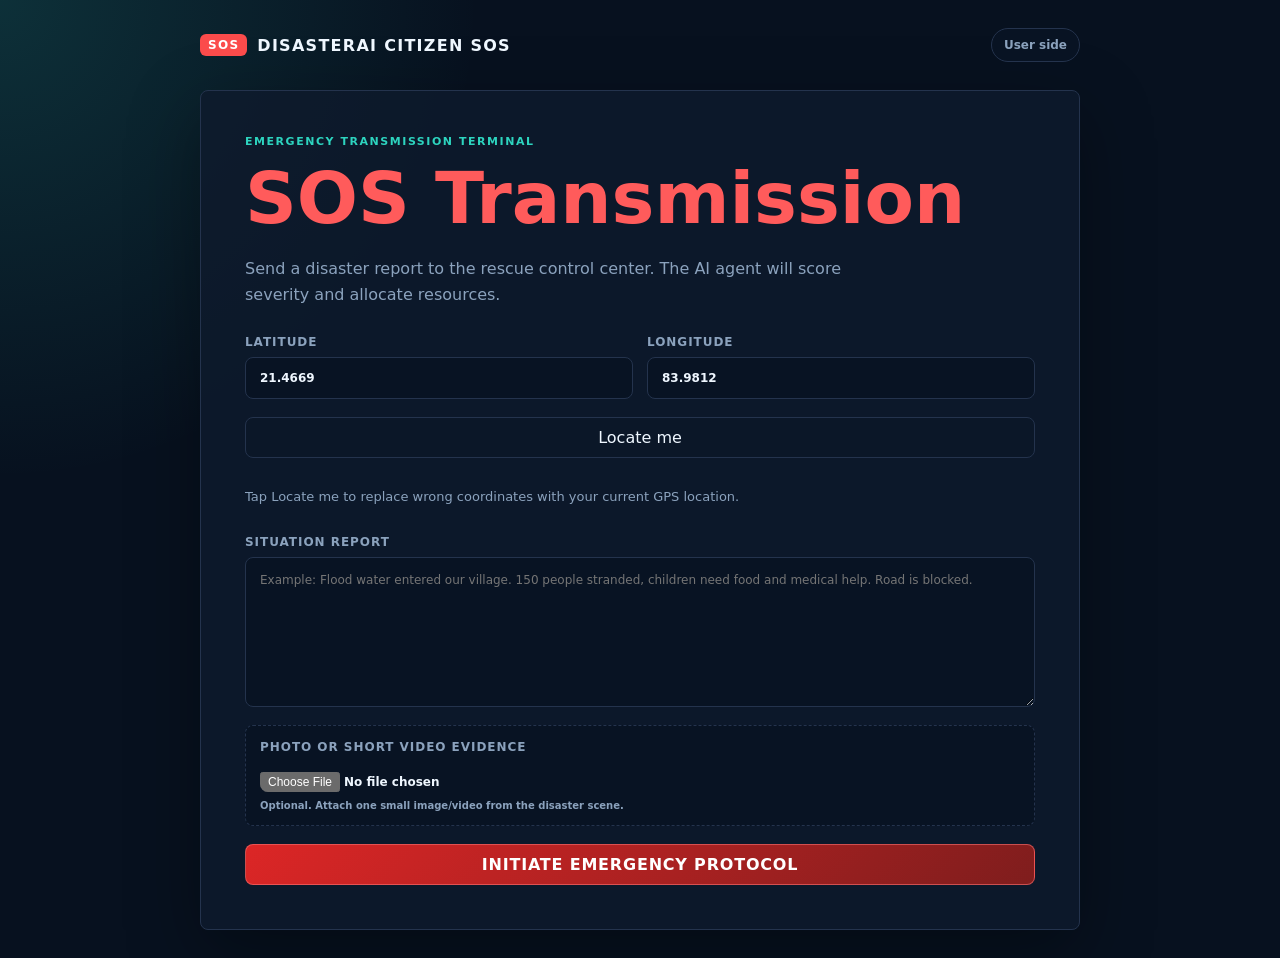
<file: static/index.html>
<!DOCTYPE html>
<html lang="en">
<head>
  <meta charset="UTF-8">
  <meta name="viewport" content="width=device-width, initial-scale=1.0">
  <title>DisasterAI SOS App</title>
  <link rel="stylesheet" href="/static/styles.css">
</head>
<body class="sos-body">
  <main class="sos-shell">
    <header class="topbar">
      <div class="brand">
        <span class="brand-mark">SOS</span>
        <span>DisasterAI Citizen SOS</span>
      </div>
      <span class="status-pill">User side</span>
    </header>

    <section class="sos-panel">
      <div class="sos-heading">
        <p class="eyebrow">Emergency transmission terminal</p>
        <h1>SOS Transmission</h1>
        <p>Send a disaster report to the rescue control center. The AI agent will score severity and allocate resources.</p>
      </div>

      <form id="sosForm" class="sos-form">
        <div class="form-grid">
          <label>
            <span>Latitude</span>
            <input id="latInput" type="number" step="0.0001" value="21.4669" required>
          </label>
          <label>
            <span>Longitude</span>
            <input id="lonInput" type="number" step="0.0001" value="83.9812" required>
          </label>
        </div>

        <button class="secondary-btn" type="button" id="gpsBtn">Locate me</button>
        <p id="gpsStatus" class="muted">Tap Locate me to replace wrong coordinates with your current GPS location.</p>

        <label>
          <span>Situation report</span>
          <textarea id="sosText" rows="6" required placeholder="Example: Flood water entered our village. 150 people stranded, children need food and medical help. Road is blocked."></textarea>
        </label>

        <label class="upload-box">
          <span>Photo or short video evidence</span>
          <input id="mediaInput" type="file" accept="image/*,video/*">
          <small>Optional. Attach one small image/video from the disaster scene.</small>
        </label>
        <div id="mediaPreview" class="media-preview hidden"></div>

        <button class="danger-btn" id="submitBtn" type="submit">Initiate Emergency Protocol</button>
      </form>

      <section id="tracker" class="tracker hidden">
        <div class="success-box">
          <p>Transmission received</p>
          <strong id="incidentId"></strong>
        </div>
        <div class="briefing-box">
          <p class="eyebrow">AI allocation result</p>
          <h2 id="incidentSeverity">Processing</h2>
          <p id="aiBriefing"></p>
        </div>
        <div id="timeline" class="timeline"></div>
        <div class="action-row">
          <button class="secondary-btn" type="button" onclick="location.reload()">Send another SOS</button>
        </div>
      </section>
    </section>
  </main>

  <script src="/static/sos.js"></script>
</body>
</html>
</file>
<file: static/styles.css>
:root {
  color-scheme: dark;
  --bg: #07111f;
  --panel: #0e1a2d;
  --panel-2: #101f35;
  --border: #24334d;
  --text: #eff7ff;
  --muted: #8ba2bd;
  --cyan: #2dd4bf;
  --blue: #38bdf8;
  --red: #fb4b4b;
  --amber: #f59e0b;
  --green: #22c55e;
  --purple: #a78bfa;
}

* { box-sizing: border-box; }
body {
  margin: 0;
  font-family: Inter, ui-sans-serif, system-ui, -apple-system, BlinkMacSystemFont, "Segoe UI", sans-serif;
  background: radial-gradient(circle at top left, rgba(45, 212, 191, .16), transparent 30%), var(--bg);
  color: var(--text);
}
a { color: inherit; text-decoration: none; }
button, input, textarea { font: inherit; }

.hidden { display: none !important; }
.eyebrow { color: var(--cyan); font-size: 11px; letter-spacing: .14em; text-transform: uppercase; font-weight: 800; margin: 0 0 8px; }
.muted { color: var(--muted); font-size: 13px; }

.topbar, .dash-header {
  display: flex;
  align-items: center;
  justify-content: space-between;
  gap: 16px;
}
.brand { display: flex; align-items: center; gap: 10px; font-weight: 900; letter-spacing: .08em; text-transform: uppercase; }
.brand-mark { background: var(--red); color: white; border-radius: 6px; padding: 4px 8px; font-size: 12px; }
.nav-link, .secondary-btn, .primary-btn, .danger-btn {
  border: 1px solid var(--border);
  border-radius: 8px;
  padding: 10px 14px;
  background: #0b1728;
  color: var(--text);
  cursor: pointer;
  min-height: 40px;
}
.primary-btn { background: rgba(45, 212, 191, .14); border-color: rgba(45, 212, 191, .45); color: var(--cyan); font-weight: 800; }
.danger-btn { background: linear-gradient(135deg, #dc2626, #7f1d1d); border-color: rgba(248, 113, 113, .6); color: white; font-weight: 900; text-transform: uppercase; letter-spacing: .05em; }
.secondary-btn:hover, .primary-btn:hover, .nav-link:hover { border-color: var(--cyan); }
button:disabled { opacity: .55; cursor: not-allowed; }

.sos-body { min-height: 100vh; padding: 28px 16px; }
.sos-shell { max-width: 880px; margin: 0 auto; }
.sos-panel {
  margin-top: 28px;
  background: rgba(14, 26, 45, .82);
  border: 1px solid var(--border);
  border-radius: 8px;
  padding: clamp(22px, 4vw, 44px);
  box-shadow: 0 24px 70px rgba(0, 0, 0, .34);
}
.sos-heading h1 { margin: 0; font-size: clamp(40px, 8vw, 72px); letter-spacing: 0; color: #ff5b5b; }
.sos-heading p:last-child { color: var(--muted); max-width: 620px; line-height: 1.6; }
.sos-form { display: grid; gap: 18px; margin-top: 28px; }
.form-grid { display: grid; grid-template-columns: repeat(2, minmax(0, 1fr)); gap: 14px; }
label { display: grid; gap: 8px; color: var(--muted); font-size: 12px; font-weight: 800; letter-spacing: .08em; text-transform: uppercase; }
input, textarea {
  width: 100%;
  border: 1px solid var(--border);
  border-radius: 8px;
  background: #081323;
  color: var(--text);
  padding: 13px 14px;
  outline: none;
}
textarea { resize: vertical; min-height: 150px; line-height: 1.5; text-transform: none; letter-spacing: 0; font-weight: 500; }
input:focus, textarea:focus { border-color: var(--cyan); box-shadow: 0 0 0 3px rgba(45, 212, 191, .12); }
.file-row { display: flex; align-items: center; gap: 10px; text-transform: none; letter-spacing: 0; font-weight: 700; }
.file-row input { width: 18px; height: 18px; }
.upload-box {
  border: 1px dashed var(--border);
  border-radius: 8px;
  background: #081323;
  padding: 14px;
}
.upload-box input { padding: 10px 0 0; border: 0; background: transparent; }
.upload-box small { color: var(--muted); text-transform: none; letter-spacing: 0; font-weight: 600; }
.media-preview, .detail-media {
  display: grid;
  grid-template-columns: 140px 1fr;
  gap: 14px;
  align-items: center;
  border: 1px solid var(--border);
  border-radius: 8px;
  background: #091426;
  padding: 12px;
}
.media-preview img, .media-preview video, .detail-media img, .detail-media video {
  width: 100%;
  max-height: 160px;
  border-radius: 6px;
  object-fit: cover;
  background: #020814;
}
.media-preview strong, .detail-media strong { display: block; color: var(--text); overflow-wrap: anywhere; }
.media-preview span, .detail-media span, .detail-media small { display: block; color: var(--muted); margin-top: 4px; }
.media-open-btn {
  display: block;
  padding: 0;
  border: 0;
  background: transparent;
  cursor: zoom-in;
}
.text-action {
  margin-top: 10px;
  padding: 7px 10px;
  border: 1px solid rgba(45, 212, 191, .45);
  border-radius: 6px;
  color: var(--cyan);
  background: rgba(45, 212, 191, .1);
  cursor: pointer;
  font-size: 12px;
  font-weight: 800;
}
.tracker { display: grid; gap: 16px; margin-top: 24px; }
.success-box, .briefing-box {
  border: 1px solid rgba(45, 212, 191, .35);
  background: rgba(45, 212, 191, .08);
  border-radius: 8px;
  padding: 18px;
}
.success-box p { margin: 0 0 4px; color: var(--muted); }
.success-box strong { color: var(--cyan); font-size: 24px; }
.briefing-box h2 { margin: 0 0 8px; }
.briefing-box p:last-child { color: var(--text); line-height: 1.7; margin: 0; }
.timeline { border-left: 2px solid var(--border); margin-left: 10px; display: grid; gap: 18px; }
.timeline article { display: flex; gap: 14px; margin-left: -8px; }
.timeline article > span { width: 14px; height: 14px; border-radius: 50%; background: var(--cyan); margin-top: 4px; box-shadow: 0 0 18px var(--cyan); flex: 0 0 14px; }
.timeline strong { display: block; }
.timeline p { color: var(--muted); margin: 4px 0 0; line-height: 1.5; }
.action-row { display: flex; flex-wrap: wrap; gap: 12px; }

.dash-body { min-height: 100vh; padding: 18px; }
.dashboard-shell { max-width: 1440px; margin: 0 auto; }
.dash-header h1 { margin: 0; font-size: clamp(26px, 4vw, 44px); letter-spacing: 0; }
.header-actions { display: flex; align-items: center; gap: 10px; }
.status-pill, .severity-pill {
  border: 1px solid var(--border);
  background: #081323;
  border-radius: 999px;
  padding: 9px 12px;
  color: var(--muted);
  font-size: 12px;
  font-weight: 800;
}
.kpi-grid { display: grid; grid-template-columns: repeat(4, minmax(0, 1fr)); gap: 12px; margin: 22px 0; }
.kpi-card, .panel {
  background: rgba(14, 26, 45, .9);
  border: 1px solid var(--border);
  border-radius: 8px;
}
.kpi-card { padding: 16px; border-top: 3px solid var(--blue); }
.kpi-card.red { border-top-color: var(--red); }
.kpi-card.green { border-top-color: var(--green); }
.kpi-card.purple { border-top-color: var(--purple); }
.kpi-card span, .panel-head span { color: var(--muted); font-size: 11px; text-transform: uppercase; letter-spacing: .1em; font-weight: 800; }
.kpi-card strong { display: block; font-size: 34px; margin: 6px 0 2px; }
.kpi-card small { color: var(--muted); }
.usage-panel { margin-bottom: 12px; }
.usage-grid {
  display: grid;
  grid-template-columns: repeat(4, minmax(0, 1fr));
  gap: 10px;
}
.usage-card {
  display: grid;
  gap: 8px;
  background: #091426;
  border: 1px solid var(--border);
  border-radius: 8px;
  padding: 12px;
}
.usage-card span { display: block; color: var(--muted); font-size: 11px; margin-bottom: 4px; }
.usage-card strong { font-size: 14px; color: var(--text); }
.command-grid {
  display: grid;
  grid-template-columns: minmax(280px, 380px) 1fr;
  grid-template-rows: minmax(420px, auto) 260px;
  gap: 12px;
}
.panel { padding: 16px; min-width: 0; }
.panel-head { display: flex; align-items: center; justify-content: space-between; gap: 12px; margin-bottom: 14px; }
.panel-head h2 { margin: 0; font-size: 14px; letter-spacing: .08em; text-transform: uppercase; color: var(--muted); }
.incident-feed { display: grid; gap: 10px; max-height: 620px; overflow: auto; }
.incident-card {
  width: 100%;
  display: grid;
  grid-template-columns: 12px 1fr;
  gap: 12px;
  text-align: left;
  background: #091426;
  border: 1px solid var(--border);
  border-radius: 8px;
  color: var(--text);
  padding: 12px;
  cursor: pointer;
}
.incident-card.active { border-color: var(--cyan); background: #0d2138; }
.incident-card strong { display: block; margin-bottom: 4px; }
.incident-card p { color: var(--muted); margin: 0 0 8px; line-height: 1.45; display: -webkit-box; -webkit-line-clamp: 2; -webkit-box-orient: vertical; overflow: hidden; }
.incident-card small { color: var(--cyan); }
.sev-dot { width: 10px; height: 10px; border-radius: 50%; margin-top: 5px; background: var(--green); box-shadow: 0 0 12px currentColor; }
.sev-dot.critical { background: var(--red); }
.sev-dot.high { background: var(--amber); }
.sev-dot.medium { background: var(--green); }
.detail-panel { min-height: 420px; }
.detail-title { display: flex; align-items: start; justify-content: space-between; gap: 12px; }
.detail-title h3 { margin: 0 0 12px; font-size: 28px; letter-spacing: 0; }
.severity-pill.critical { color: var(--red); border-color: rgba(251, 75, 75, .45); }
.severity-pill.high { color: var(--amber); border-color: rgba(245, 158, 11, .45); }
.severity-pill.medium, .severity-pill.low { color: var(--green); border-color: rgba(34, 197, 94, .45); }
.report-text { color: var(--muted); line-height: 1.6; }
.briefing { border-left: 3px solid var(--cyan); background: #091426; padding: 14px; line-height: 1.65; }
.detail-media { margin: 14px 0; }
.mini-grid {
  display: grid;
  grid-template-columns: 1fr 1fr;
  gap: 10px;
  margin: 14px 0;
}
.mini-panel {
  background: #091426;
  border: 1px solid var(--border);
  border-radius: 8px;
  padding: 14px;
  min-width: 0;
}
.mini-panel h4 {
  margin: 0 0 10px;
  color: var(--muted);
  font-size: 12px;
  text-transform: uppercase;
  letter-spacing: .1em;
}
.summary-list {
  display: grid;
  gap: 9px;
}
.summary-list div {
  display: grid;
  gap: 3px;
}
.summary-list span, .location-box span, .notification-card span, .notification-card small {
  color: var(--muted);
  font-size: 11px;
}
.summary-list strong, .location-box strong {
  color: var(--text);
  overflow-wrap: anywhere;
}
.location-box {
  display: grid;
  gap: 8px;
}
.location-box a {
  display: inline-flex;
  width: fit-content;
  border: 1px solid rgba(45, 212, 191, .45);
  border-radius: 6px;
  padding: 7px 10px;
  color: var(--cyan);
  background: rgba(45, 212, 191, .1);
  font-size: 12px;
  font-weight: 800;
}
.notification-list {
  display: grid;
  grid-template-columns: repeat(2, minmax(0, 1fr));
  gap: 10px;
}
.notification-card {
  border: 1px solid var(--border);
  border-left: 3px solid var(--cyan);
  border-radius: 8px;
  background: #081323;
  padding: 12px;
  display: grid;
  gap: 8px;
}
.notification-card.immediate { border-left-color: var(--red); }
.notification-card.high { border-left-color: var(--amber); }
.notification-card strong {
  display: block;
  margin: 3px 0 6px;
  color: var(--text);
}
.notification-card p {
  margin: 0;
  color: var(--muted);
  line-height: 1.45;
}
.resource-grid { display: grid; grid-template-columns: repeat(4, minmax(0, 1fr)); gap: 10px; margin: 16px 0; }
.resource-card { background: #091426; border: 1px solid var(--border); border-radius: 8px; padding: 12px; }
.resource-card span { display: block; color: var(--muted); font-size: 11px; margin-bottom: 4px; }
.resource-card strong { font-size: 24px; color: var(--cyan); }
.table-wrap { overflow: auto; }
table { width: 100%; border-collapse: collapse; }
th, td { border-bottom: 1px solid var(--border); padding: 10px 8px; text-align: left; font-size: 13px; }
th { color: var(--muted); font-size: 11px; text-transform: uppercase; letter-spacing: .08em; }
.bar { width: 100%; height: 6px; background: #1b2940; border-radius: 999px; overflow: hidden; }
.bar span { display: block; height: 100%; background: var(--cyan); border-radius: inherit; }
.map-panel, .feed-panel { min-height: 260px; }
.map-canvas {
  position: relative;
  height: 200px;
  border-radius: 8px;
  overflow: hidden;
  background: #06101e;
  border: 1px solid #1d2a42;
}
.map-grid {
  position: absolute;
  inset: 0;
  background-image: linear-gradient(rgba(56, 189, 248, .08) 1px, transparent 1px), linear-gradient(90deg, rgba(56, 189, 248, .08) 1px, transparent 1px);
  background-size: 32px 32px;
}
.map-label { position: absolute; left: 18px; top: 14px; color: #2b4264; font-weight: 900; letter-spacing: .16em; }
.map-marker {
  position: absolute;
  transform: translate(-50%, -50%);
  width: 34px;
  height: 34px;
  border-radius: 50%;
  border: 2px solid currentColor;
  background: rgba(8, 19, 35, .9);
  color: var(--green);
  font-weight: 900;
  cursor: pointer;
}
.map-marker.critical { color: var(--red); }
.map-marker.high { color: var(--amber); }
.map-marker.medium { color: var(--green); }
.map-marker.selected { box-shadow: 0 0 0 6px rgba(45, 212, 191, .16), 0 0 22px currentColor; }
.event-feed { display: grid; gap: 10px; max-height: 200px; overflow: auto; }
.event-feed article { display: grid; grid-template-columns: 52px 1fr; gap: 10px; align-items: start; }
.event-feed span { color: var(--cyan); font-size: 12px; }
.event-feed p { margin: 0; color: var(--muted); line-height: 1.45; }
.empty-state { display: grid; place-items: center; min-height: 220px; color: var(--muted); text-align: center; border: 1px dashed var(--border); border-radius: 8px; padding: 20px; }
.empty-state.small { min-height: 120px; }
.media-modal {
  position: fixed;
  inset: 0;
  z-index: 50;
  display: grid;
  place-items: center;
  padding: 24px;
  background: rgba(2, 8, 20, .88);
}
.media-modal-close {
  position: fixed;
  top: 18px;
  right: 18px;
  border: 1px solid var(--border);
  border-radius: 8px;
  background: #091426;
  color: var(--text);
  padding: 10px 14px;
  cursor: pointer;
  font-weight: 800;
}
.media-modal-content {
  display: grid;
  gap: 12px;
  width: min(1100px, 96vw);
  max-height: 90vh;
}
.media-modal-content img, .media-modal-content video {
  width: 100%;
  max-height: 78vh;
  object-fit: contain;
  border-radius: 8px;
  background: #020814;
  border: 1px solid var(--border);
}
.media-modal-caption {
  background: #091426;
  border: 1px solid var(--border);
  border-radius: 8px;
  padding: 12px;
}
.media-modal-caption strong { display: block; }
.media-modal-caption span { color: var(--muted); font-size: 12px; }

@media (max-width: 980px) {
  .kpi-grid, .command-grid, .resource-grid, .usage-grid { grid-template-columns: 1fr 1fr; }
  .command-grid { grid-template-rows: auto; }
  .incident-panel, .detail-panel, .map-panel, .feed-panel { grid-column: 1 / -1; }
}

@media (max-width: 640px) {
  .topbar, .dash-header, .detail-title, .panel-head { align-items: stretch; flex-direction: column; }
  .form-grid, .kpi-grid, .resource-grid, .usage-grid, .mini-grid, .notification-list { grid-template-columns: 1fr; }
  .media-preview, .detail-media { grid-template-columns: 1fr; }
  .header-actions, .action-row { flex-direction: column; align-items: stretch; }
  .sos-heading h1 { font-size: 40px; }
}
</file>
